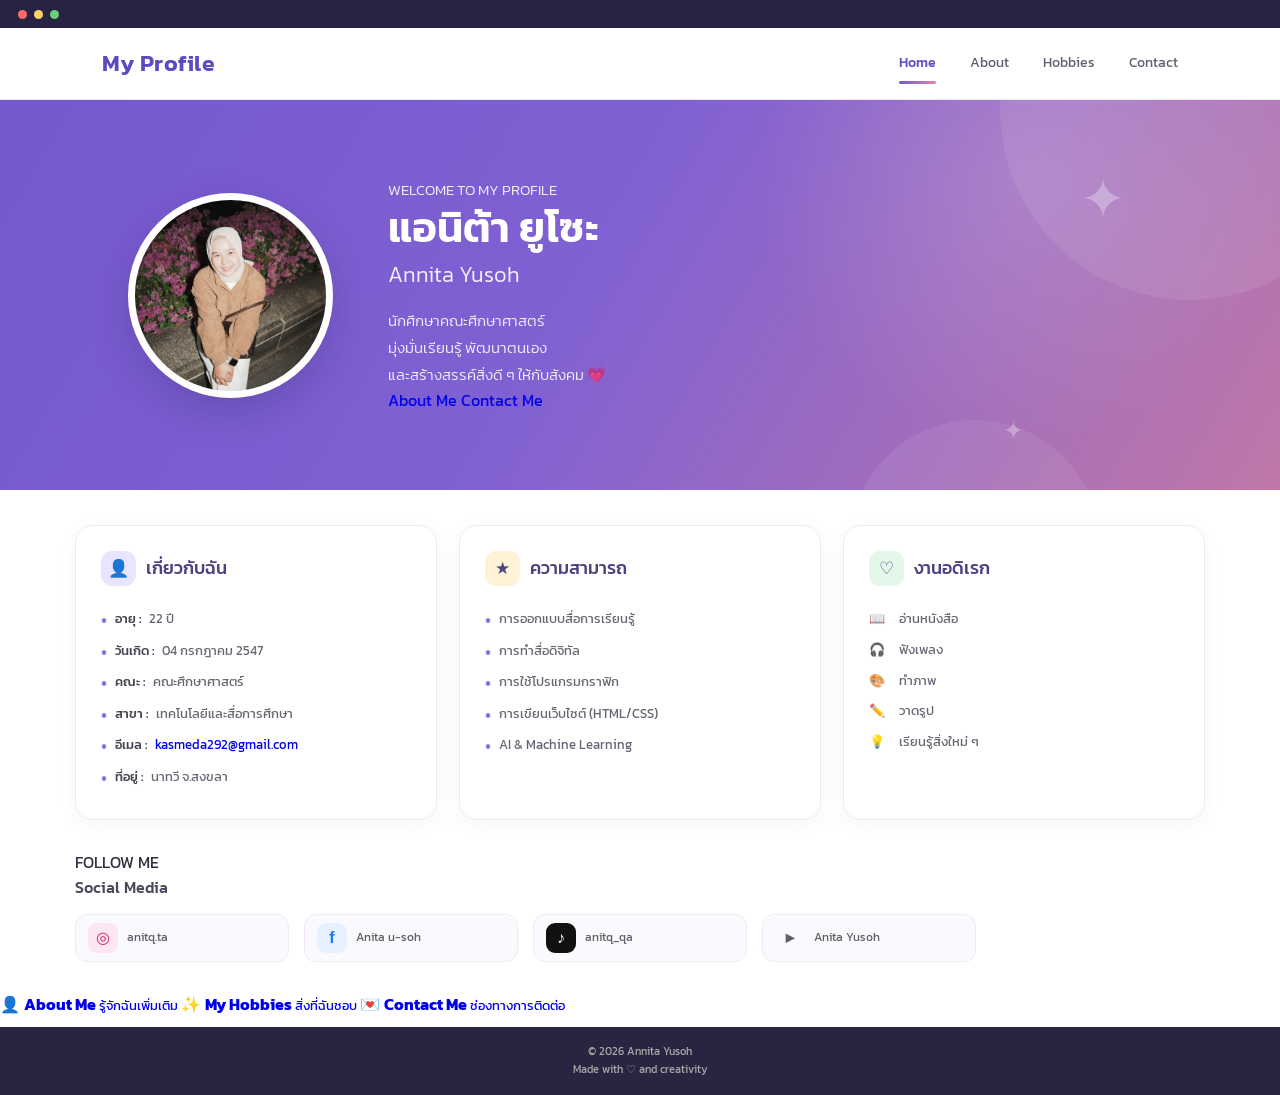
<file: index.html>
<!DOCTYPE html>
<html lang="th">

<head>
    <meta charset="UTF-8">

    <meta name="viewport" content="width=device-width, initial-scale=1.0">

    <title>My Profile - Annita Yusoh</title>

    <!-- Google Font -->
    <link rel="preconnect" href="https://fonts.googleapis.com">
    <link rel="preconnect" href="https://fonts.gstatic.com" crossorigin>

    <link
        href="https://fonts.googleapis.com/css2?family=Kanit:wght@300;400;500;600&display=swap"
        rel="stylesheet"
    >

    <!-- CSS -->
    <link rel="stylesheet" href="./style.css">
</head>


<body>

<div class="browser">


    <!-- ================= BROWSER BAR ================= -->

    <div class="browser-bar">

        <div class="dots">
            <span class="red"></span>
            <span class="yellow"></span>
            <span class="green"></span>
        </div>

    </div>



    <!-- ================= HEADER ================= -->

    <header class="header">

        <div class="logo">
            My Profile
        </div>


        <nav>

            <a href="./index.html" class="active">
                Home
            </a>

            <a href="./about.html">
                About
            </a>

            <a href="./hobbies.html">
                Hobbies
            </a>

            <a href="./contact.html">
                Contact
            </a>

        </nav>

    </header>



    <!-- ================= PROFILE ================= -->

    <main>

        <section class="profile">


            <!-- PROFILE IMAGE -->

            <div class="profile-image">

                <img
                    src="./profile.jpg"
                    alt="Annita Yusoh"
                >

            </div>



            <!-- PROFILE INFORMATION -->

            <div class="profile-info">

                <p class="profile-label">
                    WELCOME TO MY PROFILE
                </p>


                <h1>
                    แอนิต้า ยูโซะ
                </h1>


                <h2>
                    Annita Yusoh
                </h2>


                <p class="profile-description">

                    นักศึกษาคณะศึกษาศาสตร์<br>

                    มุ่งมั่นเรียนรู้ พัฒนาตนเอง<br>

                    และสร้างสรรค์สิ่งดี ๆ ให้กับสังคม 💗

                </p>



                <!-- BUTTONS -->

                <div class="profile-buttons">

                    <a
                        href="./about.html"
                        class="btn primary-btn"
                    >
                        About Me
                    </a>


                    <a
                        href="./contact.html"
                        class="btn secondary-btn"
                    >
                        Contact Me
                    </a>

                </div>

            </div>



            <!-- DECORATION -->

            <div class="sparkle sparkle-one">
                ✦
            </div>

            <div class="sparkle sparkle-two">
                ✦
            </div>

            <div class="sparkle sparkle-three">
                ✧
            </div>

        </section>



        <!-- ================= INFORMATION CARDS ================= -->

        <section class="cards">


            <!-- ABOUT -->

            <div class="card">

                <h3>

                    <span class="icon blue">
                        👤
                    </span>

                    เกี่ยวกับฉัน

                </h3>


                <ul>

                    <li>
                        <b>อายุ :</b>
                        22 ปี
                    </li>

                    <li>
                        <b>วันเกิด :</b>
                        04 กรกฎาคม 2547
                    </li>

                    <li>
                        <b>คณะ :</b>
                        คณะศึกษาศาสตร์
                    </li>

                    <li>
                        <b>สาขา :</b>
                        เทคโนโลยีและสื่อการศึกษา
                    </li>

                    <li>
                        <b>อีเมล :</b>

                        <a href="mailto:kasmeda292@gmail.com">
                            kasmeda292@gmail.com
                        </a>

                    </li>

                    <li>
                        <b>ที่อยู่ :</b>
                        นาทวี จ.สงขลา
                    </li>

                </ul>

            </div>



            <!-- SKILLS -->

            <div class="card">

                <h3>

                    <span class="icon yellow">
                        ★
                    </span>

                    ความสามารถ

                </h3>


                <ul class="skills">

                    <li>
                        การออกแบบสื่อการเรียนรู้
                    </li>

                    <li>
                        การทำสื่อดิจิทัล
                    </li>

                    <li>
                        การใช้โปรแกรมกราฟิก
                    </li>

                    <li>
                        การเขียนเว็บไซต์ (HTML/CSS)
                    </li>

                    <li>
                        AI & Machine Learning
                    </li>

                </ul>

            </div>



            <!-- HOBBIES -->

            <div class="card">

                <h3>

                    <span class="icon green">
                        ♡
                    </span>

                    งานอดิเรก

                </h3>


                <ul class="hobbies">

                    <li>
                        <span>📖</span>
                        อ่านหนังสือ
                    </li>

                    <li>
                        <span>🎧</span>
                        ฟังเพลง
                    </li>

                    <li>
                        <span>🎨</span>
                        ทำภาพ
                    </li>

                    <li>
                        <span>✏️</span>
                        วาดรูป
                    </li>

                    <li>
                        <span>💡</span>
                        เรียนรู้สิ่งใหม่ ๆ
                    </li>

                </ul>

            </div>

        </section>



        <!-- ================= SOCIAL MEDIA ================= -->

        <section class="social">

            <div class="social-heading">

                <p>
                    FOLLOW ME
                </p>

                <h3>
                    Social Media
                </h3>

            </div>


            <div class="social-list">


                <!-- INSTAGRAM -->

                <a
                    href="https://www.instagram.com/anitq.ta/"
                    class="social-item"
                    target="_blank"
                    rel="noopener noreferrer"
                >

                    <span class="social-icon instagram">
                        ◎
                    </span>

                    <span>
                        anitq.ta
                    </span>

                </a>



                <!-- FACEBOOK -->

                <a
                    href="#"
                    class="social-item"
                >

                    <span class="social-icon facebook">
                        f
                    </span>

                    <span>
                        Anita u-soh
                    </span>

                </a>



                <!-- TIKTOK -->

                <a
                    href="https://www.tiktok.com/@anitq_qa"
                    class="social-item"
                    target="_blank"
                    rel="noopener noreferrer"
                >

                    <span class="social-icon tiktok">
                        ♪
                    </span>

                    <span>
                        anitq_qa
                    </span>

                </a>



                <!-- YOUTUBE -->

                <a
                    href="https://www.youtube.com/"
                    class="social-item"
                    target="_blank"
                    rel="noopener noreferrer"
                >

                    <span class="social-icon youtube">
                        ▶
                    </span>

                    <span>
                        Anita Yusoh
                    </span>

                </a>

            </div>

        </section>



        <!-- ================= QUICK LINKS ================= -->

        <section class="quick-links">


            <!-- ABOUT -->

            <a href="./about.html">

                <span>
                    👤
                </span>

                <strong>
                    About Me
                </strong>

                <small>
                    รู้จักฉันเพิ่มเติม
                </small>

            </a>



            <!-- HOBBIES -->

            <a href="./hobbies.html">

                <span>
                    ✨
                </span>

                <strong>
                    My Hobbies
                </strong>

                <small>
                    สิ่งที่ฉันชอบ
                </small>

            </a>



            <!-- CONTACT -->

            <a href="./contact.html">

                <span>
                    💌
                </span>

                <strong>
                    Contact Me
                </strong>

                <small>
                    ช่องทางการติดต่อ
                </small>

            </a>

        </section>

    </main>



    <!-- ================= FOOTER ================= -->

    <footer>

        <p>
            © 2026 Annita Yusoh
        </p>

        <p>
            Made with ♡ and creativity
        </p>

    </footer>


</div>

</body>

</html>
</file>
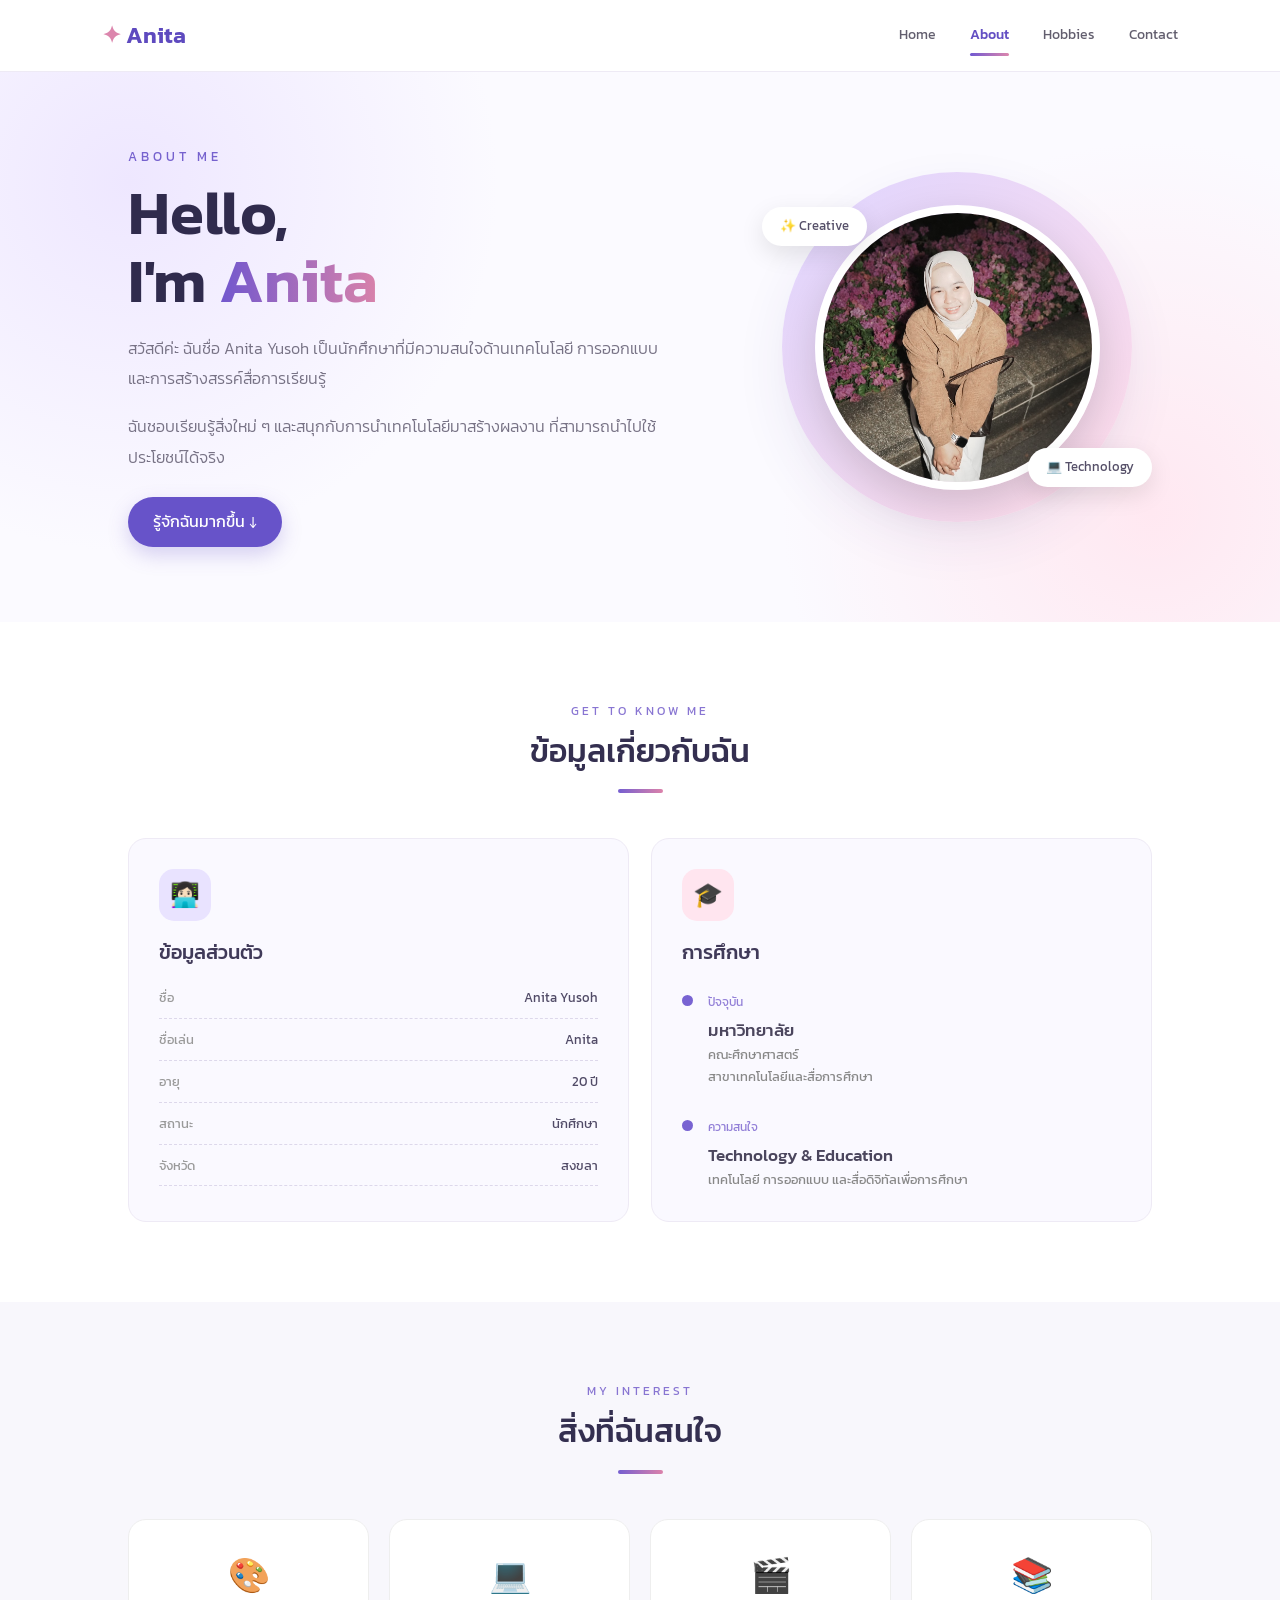
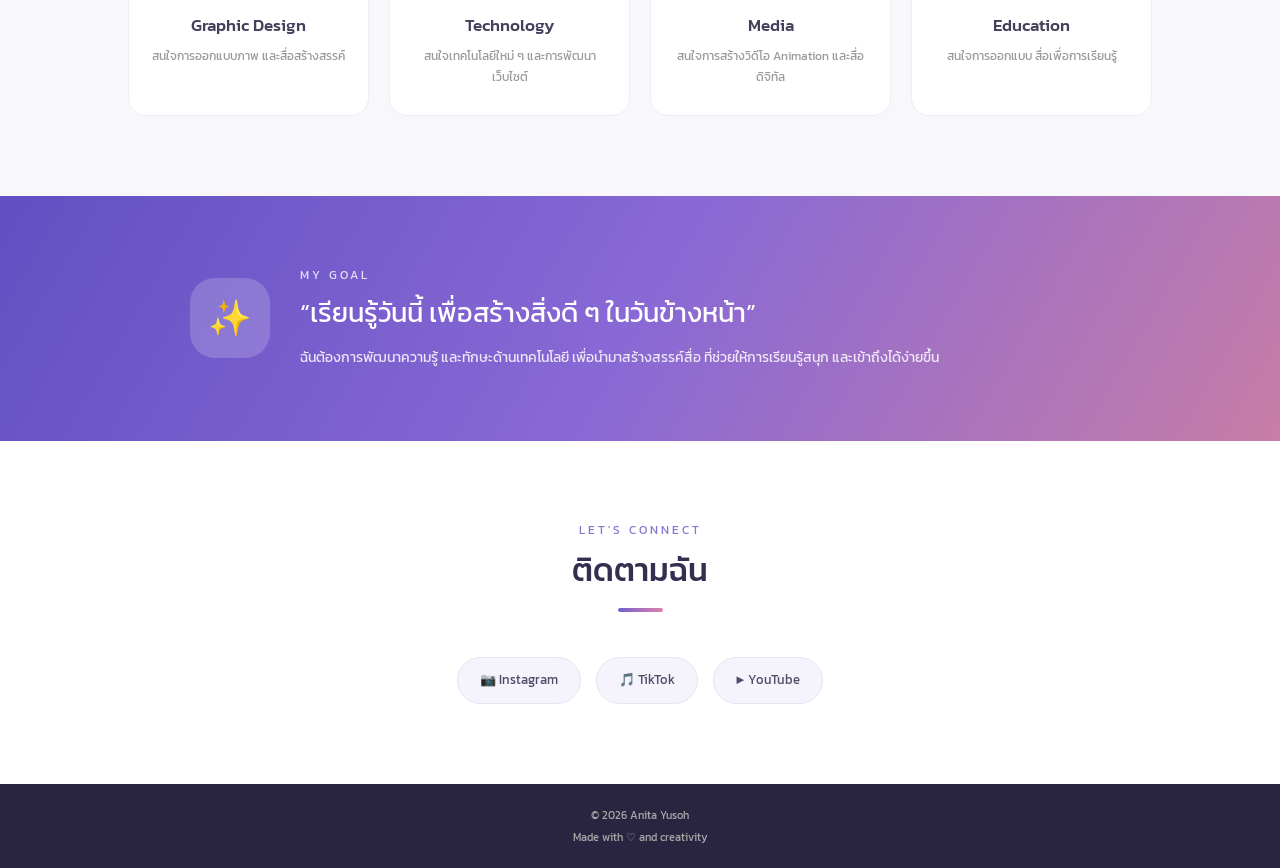
<file: about.html>
<!DOCTYPE html>
<html lang="th">

<head>
    <meta charset="UTF-8">
    <meta name="viewport" content="width=device-width, initial-scale=1.0">

    <title>About | Anita Yusoh</title>

    <!-- Google Font -->
    <link rel="preconnect" href="https://fonts.googleapis.com">
    <link rel="preconnect" href="https://fonts.gstatic.com" crossorigin>

    <link href="https://fonts.googleapis.com/css2?family=Kanit:wght@300;400;500;600&display=swap"
          rel="stylesheet">

    <!-- CSS -->
    <link rel="stylesheet" href="about.css">
</head>


<body>

    <!-- ================= HEADER ================= -->

    <header class="header">

        <div class="logo">
            <span>✦</span> Anita
        </div>

        <nav>

            <!-- เปลี่ยนหน้าได้จริง -->
            <a href="index.html">Home</a>

            <a href="about.html" class="active">About</a>

            <a href="hobbies.html">Hobbies</a>

            <a href="#contact">Contact</a>

        </nav>

    </header>


    <!-- ================= ABOUT HERO ================= -->

    <main>

        <section class="about">

            <!-- LEFT -->

            <div class="about-text">

                <p class="subtitle">
                    ABOUT ME
                </p>

                <h1>
                    Hello,
                    <br>
                    I'm <span>Anita</span>
                </h1>

                <p class="intro">

                    สวัสดีค่ะ ฉันชื่อ Anita Yusoh
                    เป็นนักศึกษาที่มีความสนใจด้านเทคโนโลยี
                    การออกแบบ และการสร้างสรรค์สื่อการเรียนรู้

                </p>

                <p class="intro">

                    ฉันชอบเรียนรู้สิ่งใหม่ ๆ
                    และสนุกกับการนำเทคโนโลยีมาสร้างผลงาน
                    ที่สามารถนำไปใช้ประโยชน์ได้จริง

                </p>

                <a href="#profile" class="button">
                    รู้จักฉันมากขึ้น ↓
                </a>

            </div>


            <!-- RIGHT -->

            <div class="about-image">

                <div class="circle"></div>

                <img src="profile.jpg"
                     alt="Anita Yusoh">

                <div class="tag tag-one">
                    ✨ Creative
                </div>

                <div class="tag tag-two">
                    💻 Technology
                </div>

            </div>

        </section>


        <!-- ================= PROFILE ================= -->

        <section class="profile" id="profile">

            <div class="section-title">

                <p>GET TO KNOW ME</p>

                <h2>ข้อมูลเกี่ยวกับฉัน</h2>

                <div class="line"></div>

            </div>


            <div class="profile-container">


                <!-- PERSONAL -->

                <div class="info-card">

                    <div class="icon">
                        👩🏻‍💻
                    </div>

                    <h3>
                        ข้อมูลส่วนตัว
                    </h3>

                    <div class="info">

                        <div>
                            <span>ชื่อ</span>
                            <strong>Anita Yusoh</strong>
                        </div>

                        <div>
                            <span>ชื่อเล่น</span>
                            <strong>Anita</strong>
                        </div>

                        <div>
                            <span>อายุ</span>
                            <strong>20 ปี</strong>
                        </div>

                        <div>
                            <span>สถานะ</span>
                            <strong>นักศึกษา</strong>
                        </div>

                        <div>
                            <span>จังหวัด</span>
                            <strong>สงขลา</strong>
                        </div>

                    </div>

                </div>


                <!-- EDUCATION -->

                <div class="info-card">

                    <div class="icon education-icon">
                        🎓
                    </div>

                    <h3>
                        การศึกษา
                    </h3>

                    <div class="education">

                        <div class="education-item">

                            <div class="dot"></div>

                            <div>

                                <small>
                                    ปัจจุบัน
                                </small>

                                <h4>
                                    มหาวิทยาลัย
                                </h4>

                                <p>
                                    คณะศึกษาศาสตร์
                                    <br>
                                    สาขาเทคโนโลยีและสื่อการศึกษา
                                </p>

                            </div>

                        </div>


                        <div class="education-item">

                            <div class="dot"></div>

                            <div>

                                <small>
                                    ความสนใจ
                                </small>

                                <h4>
                                    Technology & Education
                                </h4>

                                <p>
                                    เทคโนโลยี การออกแบบ
                                    และสื่อดิจิทัลเพื่อการศึกษา
                                </p>

                            </div>

                        </div>

                    </div>

                </div>

            </div>

        </section>


        <!-- ================= MY SKILLS ================= -->

        <section class="skills">

            <div class="section-title">

                <p>MY INTEREST</p>

                <h2>สิ่งที่ฉันสนใจ</h2>

                <div class="line"></div>

            </div>


            <div class="skill-container">

                <div class="skill-card">

                    <div>🎨</div>

                    <h3>
                        Graphic Design
                    </h3>

                    <p>
                        สนใจการออกแบบภาพ
                        และสื่อสร้างสรรค์
                    </p>

                </div>


                <div class="skill-card">

                    <div>💻</div>

                    <h3>
                        Technology
                    </h3>

                    <p>
                        สนใจเทคโนโลยีใหม่ ๆ
                        และการพัฒนาเว็บไซต์
                    </p>

                </div>


                <div class="skill-card">

                    <div>🎬</div>

                    <h3>
                        Media
                    </h3>

                    <p>
                        สนใจการสร้างวิดีโอ
                        Animation และสื่อดิจิทัล
                    </p>

                </div>


                <div class="skill-card">

                    <div>📚</div>

                    <h3>
                        Education
                    </h3>

                    <p>
                        สนใจการออกแบบ
                        สื่อเพื่อการเรียนรู้
                    </p>

                </div>

            </div>

        </section>


        <!-- ================= GOAL ================= -->

        <section class="goal">

            <div class="goal-box">

                <div class="goal-icon">
                    ✨
                </div>

                <div>

                    <p>
                        MY GOAL
                    </p>

                    <h2>
                        “เรียนรู้วันนี้
                        เพื่อสร้างสิ่งดี ๆ ในวันข้างหน้า”
                    </h2>

                    <span>
                        ฉันต้องการพัฒนาความรู้
                        และทักษะด้านเทคโนโลยี
                        เพื่อนำมาสร้างสรรค์สื่อ
                        ที่ช่วยให้การเรียนรู้สนุก
                        และเข้าถึงได้ง่ายขึ้น
                    </span>

                </div>

            </div>

        </section>


        <!-- ================= CONTACT ================= -->

        <section class="contact" id="contact">

            <div class="section-title">

                <p>LET'S CONNECT</p>

                <h2>ติดตามฉัน</h2>

                <div class="line"></div>

            </div>


            <div class="social">

                <a href="https://www.instagram.com/anitq.ta/"
                   target="_blank">

                    📷 Instagram

                </a>


                <a href="https://www.tiktok.com/@anitq_qa"
                   target="_blank">

                    🎵 TikTok

                </a>


                <a href="https://www.youtube.com/"
                   target="_blank">

                    ▶ YouTube

                </a>

            </div>

        </section>

    </main>


    <!-- ================= FOOTER ================= -->

    <footer>

        <p>
            © 2026 Anita Yusoh
        </p>

        <p>
            Made with ♡ and creativity
        </p>

    </footer>


</body>

</html>
</file>
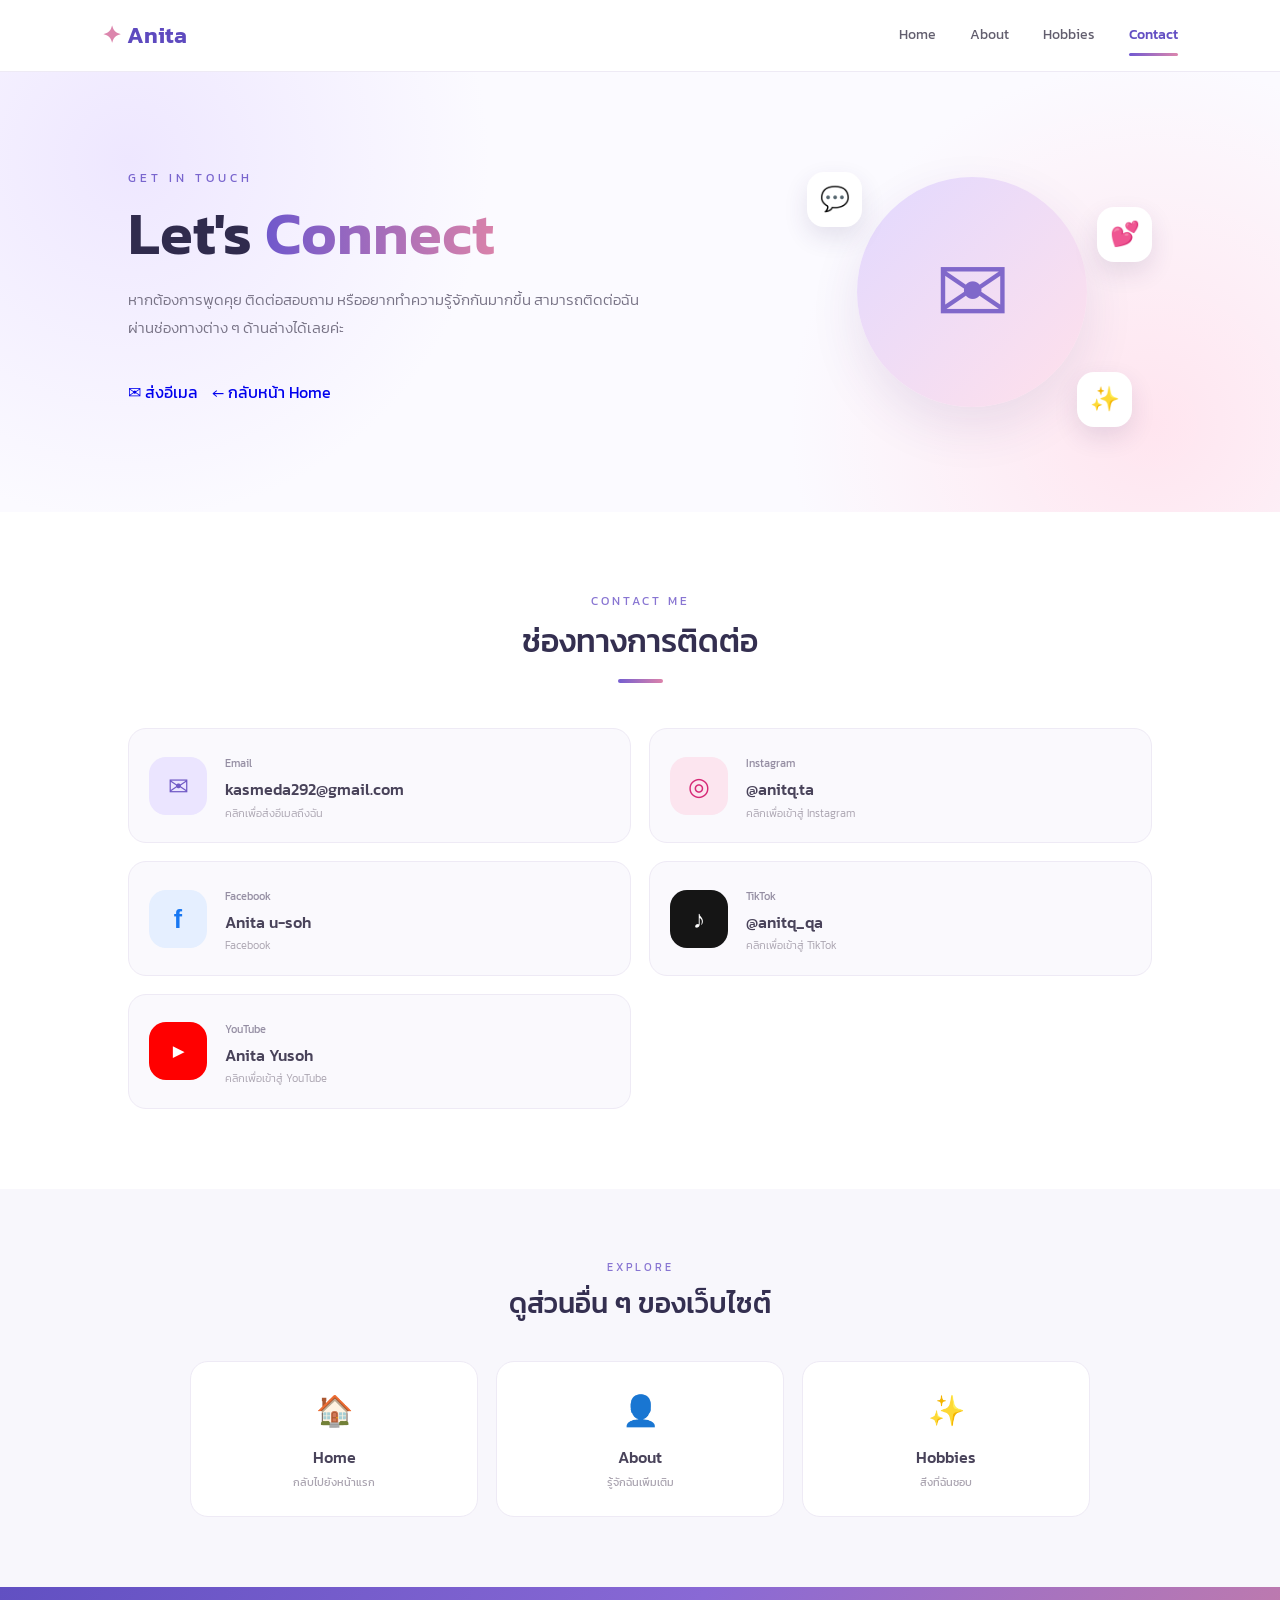
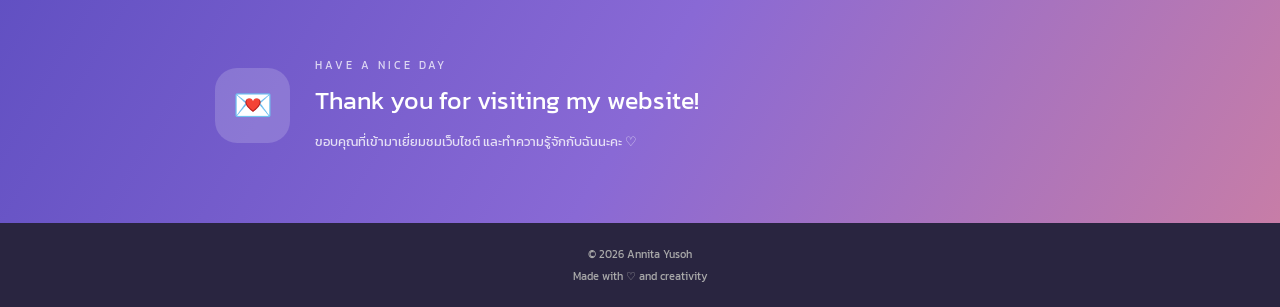
<file: contact.html>
<!DOCTYPE html>
<html lang="th">

<head>

    <meta charset="UTF-8">

    <meta name="viewport"
          content="width=device-width, initial-scale=1.0">

    <title>Contact | Anita Yusoh</title>

    <!-- Google Font -->
    <link rel="preconnect"
          href="https://fonts.googleapis.com">

    <link rel="preconnect"
          href="https://fonts.gstatic.com"
          crossorigin>

    <link
        href="https://fonts.googleapis.com/css2?family=Kanit:wght@300;400;500;600&display=swap"
        rel="stylesheet">

    <!-- Contact CSS -->
    <link rel="stylesheet"
          href="./contact.css">

</head>


<body>


<!-- ==================================================
     HEADER
================================================== -->

<header class="header">

    <!-- Logo -->

    <a href="./index.html"
       class="logo">

        <span>✦</span>
        Anita

    </a>


    <!-- Navigation -->

    <nav>

        <a href="./index.html">
            Home
        </a>

        <a href="./about.html">
            About
        </a>

        <a href="./hobbies.html">
            Hobbies
        </a>

        <a href="./contact.html"
           class="active">
            Contact
        </a>

    </nav>

</header>



<!-- ==================================================
     MAIN
================================================== -->

<main>


<!-- ==================================================
     CONTACT HERO
================================================== -->

<section class="contact-hero">


    <!-- LEFT CONTENT -->

    <div class="contact-intro">

        <p class="subtitle">
            GET IN TOUCH
        </p>


        <h1>
            Let's
            <span>Connect</span>
        </h1>


        <p class="description">

            หากต้องการพูดคุย ติดต่อสอบถาม
            หรืออยากทำความรู้จักกันมากขึ้น
            สามารถติดต่อฉันผ่านช่องทางต่าง ๆ
            ด้านล่างได้เลยค่ะ

        </p>


        <!-- Hero Buttons -->

        <div class="hero-buttons">

            <a href="mailto:kasmeda292@gmail.com"
               class="hero-btn primary">

                ✉ ส่งอีเมล

            </a>


            <a href="./index.html"
               class="hero-btn secondary">

                ← กลับหน้า Home

            </a>

        </div>

    </div>



    <!-- RIGHT DECORATION -->

    <div class="contact-decoration">


        <div class="mail-circle">
            ✉
        </div>


        <div class="small-icon icon-one">
            💬
        </div>


        <div class="small-icon icon-two">
            💕
        </div>


        <div class="small-icon icon-three">
            ✨
        </div>


    </div>


</section>



<!-- ==================================================
     CONTACT INFORMATION
================================================== -->

<section class="contact-section">


    <!-- SECTION TITLE -->

    <div class="section-title">

        <p>
            CONTACT ME
        </p>

        <h2>
            ช่องทางการติดต่อ
        </h2>

        <div class="line"></div>

    </div>



    <!-- CONTACT CARDS -->

    <div class="contact-grid">


        <!-- ================= EMAIL ================= -->

        <a href="mailto:kasmeda292@gmail.com"
           class="contact-card">

            <div class="contact-icon email">
                ✉
            </div>


            <div class="contact-content">

                <span>
                    Email
                </span>

                <h3>
                    kasmeda292@gmail.com
                </h3>

                <p>
                    คลิกเพื่อส่งอีเมลถึงฉัน
                </p>

            </div>

        </a>



        <!-- ================= INSTAGRAM ================= -->

        <a
            href="https://www.instagram.com/anitq.ta/"
            target="_blank"
            rel="noopener noreferrer"
            class="contact-card"
        >

            <div class="contact-icon instagram">
                ◎
            </div>


            <div class="contact-content">

                <span>
                    Instagram
                </span>

                <h3>
                    @anitq.ta
                </h3>

                <p>
                    คลิกเพื่อเข้าสู่ Instagram
                </p>

            </div>

        </a>



        <!-- ================= FACEBOOK ================= -->

        <a
            href="#"
            class="contact-card"
            aria-label="Facebook Anita u-soh"
        >

            <div class="contact-icon facebook">
                f
            </div>


            <div class="contact-content">

                <span>
                    Facebook
                </span>

                <h3>
                    Anita u-soh
                </h3>

                <p>
                    Facebook
                </p>

            </div>

        </a>



        <!-- ================= TIKTOK ================= -->

        <a
            href="https://www.tiktok.com/@anitq_qa"
            target="_blank"
            rel="noopener noreferrer"
            class="contact-card"
        >

            <div class="contact-icon tiktok">
                ♪
            </div>


            <div class="contact-content">

                <span>
                    TikTok
                </span>

                <h3>
                    @anitq_qa
                </h3>

                <p>
                    คลิกเพื่อเข้าสู่ TikTok
                </p>

            </div>

        </a>



        <!-- ================= YOUTUBE ================= -->

        <a
            href="https://www.youtube.com/"
            target="_blank"
            rel="noopener noreferrer"
            class="contact-card"
        >

            <div class="contact-icon youtube">
                ▶
            </div>


            <div class="contact-content">

                <span>
                    YouTube
                </span>

                <h3>
                    Anita Yusoh
                </h3>

                <p>
                    คลิกเพื่อเข้าสู่ YouTube
                </p>

            </div>

        </a>


    </div>

</section>



<!-- ==================================================
     QUICK NAVIGATION
================================================== -->

<section class="quick-navigation">


    <div class="quick-title">

        <p>
            EXPLORE
        </p>

        <h2>
            ดูส่วนอื่น ๆ ของเว็บไซต์
        </h2>

    </div>



    <div class="quick-grid">


        <!-- HOME -->

        <a href="./index.html"
           class="quick-card">

            <span class="quick-icon">
                🏠
            </span>

            <strong>
                Home
            </strong>

            <small>
                กลับไปยังหน้าแรก
            </small>

        </a>



        <!-- ABOUT -->

        <a href="./about.html"
           class="quick-card">

            <span class="quick-icon">
                👤
            </span>

            <strong>
                About
            </strong>

            <small>
                รู้จักฉันเพิ่มเติม
            </small>

        </a>



        <!-- HOBBIES -->

        <a href="./hobbies.html"
           class="quick-card">

            <span class="quick-icon">
                ✨
            </span>

            <strong>
                Hobbies
            </strong>

            <small>
                สิ่งที่ฉันชอบ
            </small>

        </a>


    </div>

</section>



<!-- ==================================================
     THANK YOU
================================================== -->

<section class="message">

    <div class="message-box">


        <div class="message-icon">
            💌
        </div>


        <div class="message-text">

            <p>
                HAVE A NICE DAY
            </p>


            <h2>
                Thank you for visiting my website!
            </h2>


            <span>
                ขอบคุณที่เข้ามาเยี่ยมชมเว็บไซต์
                และทำความรู้จักกับฉันนะคะ ♡
            </span>

        </div>


    </div>

</section>


</main>



<!-- ==================================================
     FOOTER
================================================== -->

<footer>

    <p>
        © 2026 Annita Yusoh
    </p>

    <p>
        Made with ♡ and creativity
    </p>

</footer>


</body>

</html>
</file>
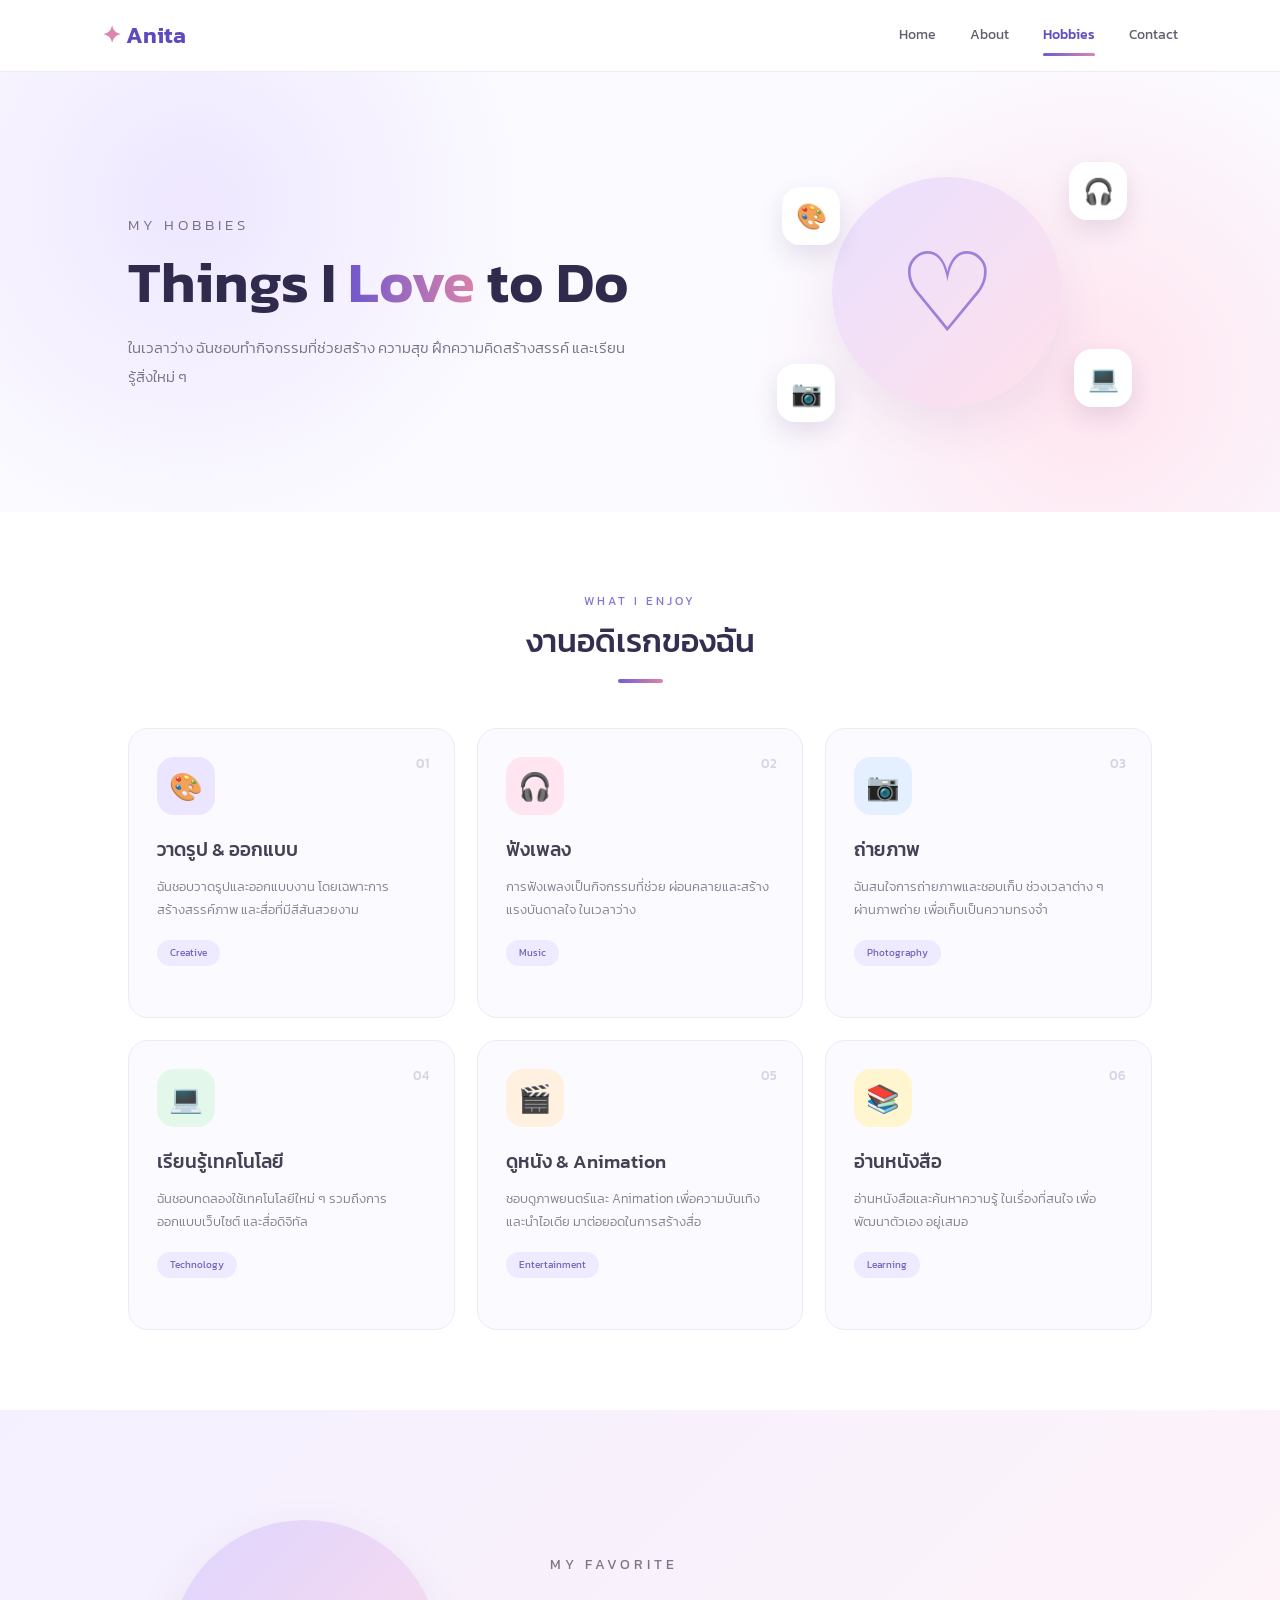
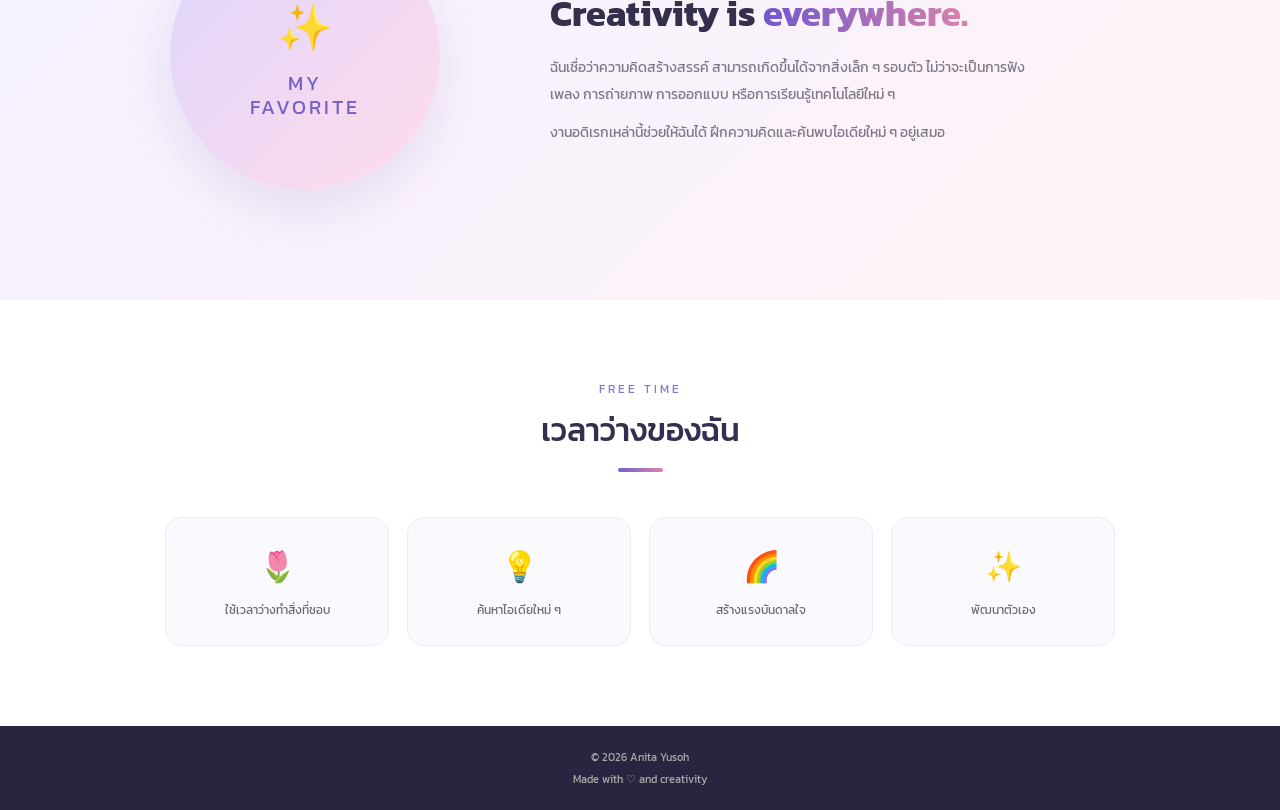
<file: hobbies.html>
<!DOCTYPE html>
<html lang="th">

<head>
    <meta charset="UTF-8">

    <meta name="viewport"
          content="width=device-width, initial-scale=1.0">

    <title>Hobbies | Anita Yusoh</title>

    <!-- Google Font -->
    <link rel="preconnect"
          href="https://fonts.googleapis.com">

    <link rel="preconnect"
          href="https://fonts.gstatic.com"
          crossorigin>

    <link href="https://fonts.googleapis.com/css2?family=Kanit:wght@300;400;500;600&display=swap"
          rel="stylesheet">

    <!-- CSS -->
    <link rel="stylesheet"
          href="hobbies.css">
</head>


<body>


<!-- ================= HEADER ================= -->

<header class="header">

    <div class="logo">
        <span>✦</span> Anita
    </div>


    <nav>

        <a href="index.html">
            Home
        </a>

        <a href="about.html">
            About
        </a>

        <a href="hobbies.html"
           class="active">
            Hobbies
        </a>

        <a href="about.html#contact">
            Contact
        </a>

    </nav>

</header>



<!-- ================= HERO ================= -->

<section class="hobbies-hero">

    <div class="hero-content">

        <p class="subtitle">
            MY HOBBIES
        </p>

        <h1>
            Things I
            <span>Love</span>
            to Do
        </h1>

        <p>
            ในเวลาว่าง ฉันชอบทำกิจกรรมที่ช่วยสร้าง
            ความสุข ฝึกความคิดสร้างสรรค์
            และเรียนรู้สิ่งใหม่ ๆ
        </p>

    </div>


    <div class="hero-decoration">

        <div class="floating-icon icon-1">
            🎨
        </div>

        <div class="floating-icon icon-2">
            🎧
        </div>

        <div class="floating-icon icon-3">
            📷
        </div>

        <div class="floating-icon icon-4">
            💻
        </div>

        <div class="big-heart">
            ♡
        </div>

    </div>

</section>



<!-- ================= HOBBY CARDS ================= -->

<section class="hobbies">

    <div class="section-title">

        <p>
            WHAT I ENJOY
        </p>

        <h2>
            งานอดิเรกของฉัน
        </h2>

        <div class="line"></div>

    </div>



    <div class="hobby-grid">


        <!-- CARD 1 -->

        <div class="hobby-card">

            <div class="hobby-icon purple">
                🎨
            </div>

            <div class="hobby-number">
                01
            </div>

            <h3>
                วาดรูป & ออกแบบ
            </h3>

            <p>
                ฉันชอบวาดรูปและออกแบบงาน
                โดยเฉพาะการสร้างสรรค์ภาพ
                และสื่อที่มีสีสันสวยงาม
            </p>

            <div class="hobby-tag">
                Creative
            </div>

        </div>



        <!-- CARD 2 -->

        <div class="hobby-card">

            <div class="hobby-icon pink">
                🎧
            </div>

            <div class="hobby-number">
                02
            </div>

            <h3>
                ฟังเพลง
            </h3>

            <p>
                การฟังเพลงเป็นกิจกรรมที่ช่วย
                ผ่อนคลายและสร้างแรงบันดาลใจ
                ในเวลาว่าง
            </p>

            <div class="hobby-tag">
                Music
            </div>

        </div>



        <!-- CARD 3 -->

        <div class="hobby-card">

            <div class="hobby-icon blue">
                📷
            </div>

            <div class="hobby-number">
                03
            </div>

            <h3>
                ถ่ายภาพ
            </h3>

            <p>
                ฉันสนใจการถ่ายภาพและชอบเก็บ
                ช่วงเวลาต่าง ๆ ผ่านภาพถ่าย
                เพื่อเก็บเป็นความทรงจำ
            </p>

            <div class="hobby-tag">
                Photography
            </div>

        </div>



        <!-- CARD 4 -->

        <div class="hobby-card">

            <div class="hobby-icon green">
                💻
            </div>

            <div class="hobby-number">
                04
            </div>

            <h3>
                เรียนรู้เทคโนโลยี
            </h3>

            <p>
                ฉันชอบทดลองใช้เทคโนโลยีใหม่ ๆ
                รวมถึงการออกแบบเว็บไซต์
                และสื่อดิจิทัล
            </p>

            <div class="hobby-tag">
                Technology
            </div>

        </div>



        <!-- CARD 5 -->

        <div class="hobby-card">

            <div class="hobby-icon orange">
                🎬
            </div>

            <div class="hobby-number">
                05
            </div>

            <h3>
                ดูหนัง & Animation
            </h3>

            <p>
                ชอบดูภาพยนตร์และ Animation
                เพื่อความบันเทิงและนำไอเดีย
                มาต่อยอดในการสร้างสื่อ
            </p>

            <div class="hobby-tag">
                Entertainment
            </div>

        </div>



        <!-- CARD 6 -->

        <div class="hobby-card">

            <div class="hobby-icon yellow">
                📚
            </div>

            <div class="hobby-number">
                06
            </div>

            <h3>
                อ่านหนังสือ
            </h3>

            <p>
                อ่านหนังสือและค้นหาความรู้
                ในเรื่องที่สนใจ เพื่อพัฒนาตัวเอง
                อยู่เสมอ
            </p>

            <div class="hobby-tag">
                Learning
            </div>

        </div>

    </div>

</section>



<!-- ================= FAVORITE ================= -->

<section class="favorite">

    <div class="favorite-container">


        <div class="favorite-image">

            <div class="image-circle">

                <span>
                    ✨
                </span>

                <div class="circle-text">
                    MY
                    <br>
                    FAVORITE
                </div>

            </div>

        </div>



        <div class="favorite-content">

            <p class="subtitle">
                MY FAVORITE
            </p>

            <h2>
                Creativity is
                <span>
                    everywhere.
                </span>
            </h2>

            <p>
                ฉันเชื่อว่าความคิดสร้างสรรค์
                สามารถเกิดขึ้นได้จากสิ่งเล็ก ๆ
                รอบตัว ไม่ว่าจะเป็นการฟังเพลง
                การถ่ายภาพ การออกแบบ
                หรือการเรียนรู้เทคโนโลยีใหม่ ๆ
            </p>

            <p>
                งานอดิเรกเหล่านี้ช่วยให้ฉันได้
                ฝึกความคิดและค้นพบไอเดียใหม่ ๆ
                อยู่เสมอ
            </p>

        </div>

    </div>

</section>



<!-- ================= ACTIVITY ================= -->

<section class="activity">

    <div class="section-title">

        <p>
            FREE TIME
        </p>

        <h2>
            เวลาว่างของฉัน
        </h2>

        <div class="line"></div>

    </div>


    <div class="activity-box">

        <div class="activity-item">

            <span>
                🌷
            </span>

            <p>
                ใช้เวลาว่างทำสิ่งที่ชอบ
            </p>

        </div>


        <div class="activity-item">

            <span>
                💡
            </span>

            <p>
                ค้นหาไอเดียใหม่ ๆ
            </p>

        </div>


        <div class="activity-item">

            <span>
                🌈
            </span>

            <p>
                สร้างแรงบันดาลใจ
            </p>

        </div>


        <div class="activity-item">

            <span>
                ✨
            </span>

            <p>
                พัฒนาตัวเอง
            </p>

        </div>

    </div>

</section>



<!-- ================= FOOTER ================= -->

<footer>

    <p>
        © 2026 Anita Yusoh
    </p>

    <p>
        Made with ♡ and creativity
    </p>

</footer>


</body>

</html>
</file>
<file: style.css>
/* =====================================================
   HOME PAGE - STYLE.CSS
   Theme : Purple / Pink / White
===================================================== */


/* ================= RESET ================= */

* {
    margin: 0;
    padding: 0;
    box-sizing: border-box;
}

html {
    scroll-behavior: smooth;
}

body {
    font-family: "Kanit", sans-serif;
    background: #f7f6fb;
    color: #302d3d;
    line-height: 1.6;
}

img {
    max-width: 100%;
    display: block;
}

a {
    text-decoration: none;
}


/* ================= BROWSER ================= */

.browser {
    width: 100%;
    min-height: 100vh;
    background: #ffffff;
    overflow: hidden;
}


/* ================= BROWSER BAR ================= */

.browser-bar {
    height: 28px;

    display: flex;
    align-items: center;

    padding-left: 18px;

    background: #272342;
}

.dots {
    display: flex;
    gap: 7px;
}

.dots span {
    width: 9px;
    height: 9px;

    display: block;

    border-radius: 50%;
}

.dots .red {
    background: #ff6b6b;
}

.dots .yellow {
    background: #ffd166;
}

.dots .green {
    background: #66d17a;
}


/* ================= HEADER ================= */

.header {
    height: 72px;

    padding: 0 8%;

    display: flex;
    align-items: center;
    justify-content: space-between;

    background: rgba(255, 255, 255, 0.97);

    border-bottom: 1px solid #eeeaf5;

    position: sticky;
    top: 0;

    z-index: 1000;
}


/* LOGO */

.logo {
    color: #5e4abf;

    font-size: 23px;

    font-weight: 600;

    letter-spacing: 0.5px;
}

.logo span {
    color: #dc86ad;
}


/* NAVIGATION */

.header nav {
    display: flex;
    align-items: center;

    gap: 34px;
}

.header nav a {
    position: relative;

    color: #625e6e;

    font-size: 14px;

    transition: all 0.3s ease;
}

.header nav a:hover {
    color: #634fc3;
}

.header nav a.active {
    color: #634fc3;
    font-weight: 500;
}

.header nav a.active::after {
    content: "";

    position: absolute;

    left: 0;
    bottom: -9px;

    width: 100%;
    height: 3px;

    border-radius: 10px;

    background: linear-gradient(
        90deg,
        #7159d1,
        #dc86ad
    );
}


/* ================= HOME HERO ================= */

.profile {
    min-height: 390px;

    padding: 55px 10%;

    display: flex;
    align-items: center;

    position: relative;

    overflow: hidden;

    color: white;

    background:
        radial-gradient(
            circle at 80% 20%,
            rgba(255,255,255,0.15),
            transparent 25%
        ),

        linear-gradient(
            120deg,
            #7558ce,
            #8061d3 45%,
            #bf78a8
        );
}


/* Decorative circle */

.profile::before {
    content: "";

    position: absolute;

    width: 380px;
    height: 380px;

    right: -100px;
    top: -180px;

    border-radius: 50%;

    background: rgba(255,255,255,0.08);
}

.profile::after {
    content: "";

    position: absolute;

    width: 250px;
    height: 250px;

    right: 180px;
    bottom: -180px;

    border-radius: 50%;

    background: rgba(255,255,255,0.07);
}


/* PROFILE IMAGE */

.profile-image {
    width: 205px;
    height: 205px;

    padding: 7px;

    flex-shrink: 0;

    border-radius: 50%;

    background: white;

    box-shadow:
        0 15px 40px rgba(30, 20, 70, 0.2);

    position: relative;

    z-index: 2;
}

.profile-image img {
    width: 100%;
    height: 100%;

    object-fit: cover;

    border-radius: 50%;
}


/* PROFILE TEXT */

.profile-info {
    margin-left: 55px;

    position: relative;

    z-index: 2;
}

.profile-info h1 {
    font-size: 42px;

    line-height: 1.2;

    font-weight: 600;

    margin-bottom: 3px;
}

.profile-info h2 {
    font-size: 22px;

    font-weight: 300;

    opacity: 0.9;

    margin-bottom: 15px;
}

.profile-info p {
    max-width: 500px;

    font-size: 15px;

    line-height: 1.8;

    font-weight: 300;

    opacity: 0.9;
}


/* Stars */

.sparkle {
    position: absolute;

    color: rgba(255,255,255,0.3);

    z-index: 1;
}

.sparkle-one {
    right: 12%;
    top: 55px;

    font-size: 55px;
}

.sparkle-two {
    right: 20%;
    bottom: 40px;

    font-size: 25px;
}


/* ================= CARDS ================= */

.cards {
    max-width: 1200px;

    margin: auto;

    padding: 35px 35px 20px;

    display: grid;

    grid-template-columns:
        repeat(3, 1fr);

    gap: 22px;
}


/* CARD */

.card {
    padding: 25px;

    min-height: 235px;

    background: white;

    border: 1px solid #eeeaf4;

    border-radius: 18px;

    box-shadow:
        0 5px 20px rgba(55, 40, 100, 0.04);

    transition: all 0.3s ease;
}

.card:hover {
    transform: translateY(-6px);

    box-shadow:
        0 15px 35px rgba(65, 50, 120, 0.1);
}


/* CARD TITLE */

.card h3 {
    display: flex;
    align-items: center;

    gap: 10px;

    margin-bottom: 18px;

    color: #4c4380;

    font-size: 18px;

    font-weight: 500;
}


/* ICON */

.icon {
    width: 35px;
    height: 35px;

    display: flex;
    align-items: center;
    justify-content: center;

    border-radius: 11px;

    font-size: 17px;
}

.icon.blue {
    background: #e9e5ff;
}

.icon.yellow {
    background: #fff2d5;
}

.icon.green {
    background: #e3f7eb;
}


/* LIST */

.card ul {
    list-style: none;
}

.card li {
    display: flex;

    align-items: flex-start;

    gap: 8px;

    padding: 5px 0;

    color: #686474;

    font-size: 13px;
}

.card li::before {
    content: "•";

    color: #8b76d7;

    font-size: 18px;

    line-height: 1.2;
}

.card li b {
    color: #474254;

    font-weight: 500;
}


/* HOBBIES */

.hobbies li::before {
    display: none;
}

.hobbies li span {
    width: 22px;

    flex-shrink: 0;
}


/* ================= SOCIAL ================= */

.social {
    max-width: 1200px;

    margin: auto;

    padding: 10px 35px 30px;
}

.social h3 {
    margin-bottom: 13px;

    color: #4d475b;

    font-size: 16px;

    font-weight: 500;
}

.social-list {
    display: grid;

    grid-template-columns:
        repeat(5, 1fr);

    gap: 15px;
}

.social-item {
    min-height: 48px;

    display: flex;

    align-items: center;

    gap: 9px;

    padding: 8px 12px;

    border-radius: 12px;

    background: #faf9fd;

    border: 1px solid #eeeaf5;

    color: #625d6d;

    font-size: 12px;

    transition: all 0.3s ease;
}

.social-item:hover {
    transform: translateY(-3px);

    background: #f3f0ff;

    border-color: #dcd4f5;

    color: #5d4ac0;
}


/* SOCIAL ICON */

.social-icon {
    width: 30px;
    height: 30px;

    display: flex;

    align-items: center;
    justify-content: center;

    flex-shrink: 0;

    border-radius: 9px;

    font-size: 16px;
}


/* INSTAGRAM */

.instagram {
    color: #d62976;

    background: #fce6f0;
}


/* FACEBOOK */

.facebook {
    color: #1877f2;

    background: #e7f0ff;

    font-family: Arial, sans-serif;

    font-weight: bold;
}


/* TIKTOK */

.tiktok {
    color: white;

    background: #111;
}


/* YOUTUBE */

.Youtube {
    color: white;

    background: #ff0000;

    font-size: 14px;
}


/* GITHUB */

.github {
    color: white;

    background: #242424;
}


/* ================= FOOTER ================= */

footer {
    margin-top: 10px;

    padding: 16px;

    text-align: center;

    color: #aaa;

    background: #292540;

    font-size: 11px;
}


/* ================= RESPONSIVE ================= */

@media (max-width: 900px) {

    .header {
        padding: 0 5%;
    }

    .profile {
        padding: 45px 6%;
    }

    .cards {
        grid-template-columns: 1fr 1fr;

        padding-left: 20px;
        padding-right: 20px;
    }

    .social {
        padding-left: 20px;
        padding-right: 20px;
    }

    .social-list {
        grid-template-columns:
            repeat(3, 1fr);
    }

}


@media (max-width: 700px) {

    .header {
        height: auto;

        padding: 15px 5%;

        flex-direction: column;

        gap: 12px;
    }

    .header nav {
        gap: 20px;
    }

    .profile {
        flex-direction: column;

        text-align: center;

        padding: 45px 20px;
    }

    .profile-image {
        width: 160px;
        height: 160px;
    }

    .profile-info {
        margin-left: 0;

        margin-top: 25px;
    }

    .profile-info h1 {
        font-size: 34px;
    }

    .profile-info h2 {
        font-size: 19px;
    }

    .profile-info p {
        font-size: 13px;
    }

    .cards {
        grid-template-columns: 1fr;
    }

    .social-list {
        grid-template-columns: 1fr 1fr;
    }

}


@media (max-width: 480px) {

    .header nav {
        gap: 14px;
    }

    .header nav a {
        font-size: 12px;
    }

    .profile-info h1 {
        font-size: 29px;
    }

    .social-list {
        grid-template-columns: 1fr;
    }

}
</file>
<file: about.css>
/* =====================================================
   ABOUT PAGE - ABOUT.CSS
   ใช้ธีมเดียวกับ Home
===================================================== */


/* ================= RESET ================= */

* {
    margin: 0;
    padding: 0;
    box-sizing: border-box;
}

html {
    scroll-behavior: smooth;
}

body {
    font-family: "Kanit", sans-serif;

    background: #f8f7fc;

    color: #302d3d;

    line-height: 1.6;
}

a {
    text-decoration: none;
}


/* ================= HEADER ================= */

.header {
    height: 72px;

    padding: 0 8%;

    display: flex;

    align-items: center;

    justify-content: space-between;

    background: rgba(255,255,255,0.97);

    border-bottom: 1px solid #eeeaf5;

    position: sticky;

    top: 0;

    z-index: 1000;
}


/* LOGO */

.logo {
    color: #5e4abf;

    font-size: 23px;

    font-weight: 600;
}

.logo span {
    color: #dc86ad;
}


/* NAV */

.header nav {
    display: flex;

    gap: 34px;
}

.header nav a {
    position: relative;

    color: #625e6e;

    font-size: 14px;

    transition: 0.3s;
}

.header nav a:hover {
    color: #634fc3;
}

.header nav a.active {
    color: #634fc3;

    font-weight: 500;
}

.header nav a.active::after {
    content: "";

    position: absolute;

    left: 0;

    bottom: -9px;

    width: 100%;

    height: 3px;

    border-radius: 10px;

    background:
        linear-gradient(
            90deg,
            #7159d1,
            #dc86ad
        );
}


/* ================= ABOUT HERO ================= */

.about {
    min-height: 550px;

    padding: 70px 10%;

    display: flex;

    align-items: center;

    justify-content: space-between;

    overflow: hidden;

    background:

        radial-gradient(
            circle at 10% 20%,
            #eee7ff,
            transparent 30%
        ),

        radial-gradient(
            circle at 90% 80%,
            #ffe8f1,
            transparent 30%
        ),

        #fbfaff;
}


/* TEXT */

.about-text {
    width: 52%;
}

.subtitle {
    color: #7662ce;

    font-size: 13px;

    letter-spacing: 4px;

    margin-bottom: 10px;
}

.about-text h1 {
    color: #302b4d;

    font-size: 62px;

    line-height: 1.1;

    font-weight: 600;
}

.about-text h1 span {
    background:
        linear-gradient(
            90deg,
            #7157ce,
            #d982aa
        );

    -webkit-background-clip: text;

    -webkit-text-fill-color: transparent;
}

.intro {
    max-width: 560px;

    margin-top: 18px;

    color: #777285;

    font-size: 16px;

    line-height: 1.9;

    font-weight: 300;
}


/* BUTTON */

.button {
    display: inline-block;

    margin-top: 25px;

    padding: 12px 25px;

    border-radius: 30px;

    color: white;

    background: #6753c9;

    box-shadow:
        0 8px 20px rgba(103,83,201,0.25);

    transition: 0.3s;
}

.button:hover {
    transform: translateY(-4px);

    box-shadow:
        0 12px 25px rgba(103,83,201,0.35);
}


/* ================= ABOUT IMAGE ================= */

.about-image {
    width: 390px;

    height: 390px;

    position: relative;

    display: flex;

    align-items: center;

    justify-content: center;
}

.circle {
    position: absolute;

    width: 350px;

    height: 350px;

    border-radius: 50%;

    background:
        linear-gradient(
            135deg,
            #dfd5ff,
            #ffdce9
        );

    box-shadow:
        0 20px 50px rgba(70,50,130,0.08);
}

.about-image img {
    position: relative;

    z-index: 2;

    width: 285px;

    height: 285px;

    object-fit: cover;

    border-radius: 50%;

    border: 8px solid white;

    box-shadow:
        0 15px 40px rgba(0,0,0,0.15);
}


/* FLOATING TAG */

.tag {
    position: absolute;

    z-index: 5;

    padding: 9px 18px;

    background: white;

    border-radius: 25px;

    color: #554f68;

    font-size: 13px;

    box-shadow:
        0 8px 25px rgba(0,0,0,0.1);
}

.tag-one {
    top: 55px;

    left: 0;
}

.tag-two {
    right: 0;

    bottom: 55px;
}


/* ================= SECTION TITLE ================= */

.section-title {
    text-align: center;

    margin-bottom: 45px;
}

.section-title p {
    color: #8875d2;

    font-size: 12px;

    letter-spacing: 3px;
}

.section-title h2 {
    margin-top: 5px;

    color: #342f50;

    font-size: 32px;

    font-weight: 500;
}

.line {
    width: 45px;

    height: 4px;

    margin: 12px auto 0;

    border-radius: 10px;

    background:
        linear-gradient(
            90deg,
            #755ed0,
            #dc82aa
        );
}


/* ================= PROFILE ================= */

.profile {
    padding: 80px 10%;

    background: white;
}

.profile-container {
    display: grid;

    grid-template-columns: 1fr 1fr;

    gap: 22px;
}


/* INFO CARD */

.info-card {
    padding: 30px;

    border-radius: 18px;

    background: #faf9ff;

    border: 1px solid #eeeaf5;

    transition: 0.3s;
}

.info-card:hover {
    transform: translateY(-5px);

    box-shadow:
        0 15px 35px rgba(65,50,120,0.08);
}


/* ICON */

.icon {
    width: 52px;

    height: 52px;

    display: flex;

    align-items: center;

    justify-content: center;

    border-radius: 15px;

    background: #e9e3ff;

    font-size: 24px;

    margin-bottom: 15px;
}

.education-icon {
    background: #ffe5ef;
}

.info-card h3 {
    margin-bottom: 20px;

    color: #403a59;

    font-size: 20px;

    font-weight: 500;
}


/* PERSONAL INFO */

.info {
    display: flex;

    flex-direction: column;

    gap: 11px;
}

.info div {
    display: flex;

    justify-content: space-between;

    padding-bottom: 9px;

    border-bottom: 1px dashed #ddd8eb;
}

.info span {
    color: #999;

    font-size: 13px;
}

.info strong {
    color: #514b67;

    font-size: 13px;

    font-weight: 400;
}


/* ================= EDUCATION ================= */

.education {
    display: flex;

    flex-direction: column;

    gap: 25px;
}

.education-item {
    display: flex;

    gap: 15px;
}

.dot {
    width: 11px;

    height: 11px;

    margin-top: 7px;

    border-radius: 50%;

    background: #7863d2;

    flex-shrink: 0;
}

.education-item small {
    color: #917ed7;

    font-size: 12px;
}

.education-item h4 {
    margin-top: 3px;

    color: #4b465d;

    font-size: 17px;

    font-weight: 500;
}

.education-item p {
    color: #888;

    font-size: 13px;

    line-height: 1.7;
}


/* ================= SKILLS ================= */

.skills {
    padding: 80px 10%;

    background: #f8f7fc;
}

.skill-container {
    display: grid;

    grid-template-columns:
        repeat(4, 1fr);

    gap: 20px;
}

.skill-card {
    padding: 28px 20px;

    text-align: center;

    background: white;

    border-radius: 18px;

    border: 1px solid #eee;

    transition: 0.3s;
}

.skill-card:hover {
    transform: translateY(-7px);

    box-shadow:
        0 15px 30px rgba(60,50,120,0.08);
}

.skill-card div {
    font-size: 34px;

    margin-bottom: 10px;
}

.skill-card h3 {
    color: #46405c;

    font-size: 17px;

    font-weight: 500;
}

.skill-card p {
    margin-top: 7px;

    color: #999;

    font-size: 12px;

    line-height: 1.7;
}


/* ================= GOAL ================= */

.goal {
    padding: 70px 10%;

    color: white;

    background:
        linear-gradient(
            120deg,
            #6150c2,
            #8969d5,
            #c77da7
        );
}

.goal-box {
    max-width: 900px;

    margin: auto;

    display: flex;

    align-items: center;

    gap: 30px;
}

.goal-icon {
    width: 80px;

    height: 80px;

    display: flex;

    align-items: center;

    justify-content: center;

    flex-shrink: 0;

    border-radius: 25px;

    background: rgba(255,255,255,0.18);

    font-size: 35px;
}

.goal-box p {
    font-size: 12px;

    letter-spacing: 3px;

    opacity: 0.8;
}

.goal-box h2 {
    margin: 6px 0 10px;

    font-size: 27px;

    font-weight: 400;
}

.goal-box span {
    font-size: 14px;

    line-height: 1.8;

    opacity: 0.85;
}


/* ================= CONTACT ================= */

.contact {
    padding: 80px 10%;

    background: white;
}

.social {
    display: flex;

    justify-content: center;

    flex-wrap: wrap;

    gap: 15px;
}

.social a {
    padding: 12px 22px;

    border-radius: 30px;

    background: #f5f3fc;

    border: 1px solid #e7e3f3;

    color: #514a69;

    font-size: 13px;

    transition: 0.3s;
}

.social a:hover {
    color: white;

    background: #6652c8;

    transform: translateY(-3px);
}


/* ================= FOOTER ================= */

footer {
    padding: 20px;

    text-align: center;

    background: #292540;

    color: #aaa;

    font-size: 11px;

    line-height: 2;
}


/* ================= RESPONSIVE ================= */

@media (max-width: 900px) {

    .header {
        padding: 0 5%;
    }

    .about {
        padding: 60px 6%;
    }

    .about-text h1 {
        font-size: 48px;
    }

    .about-image {
        width: 320px;

        height: 320px;
    }

    .circle {
        width: 285px;

        height: 285px;
    }

    .about-image img {
        width: 235px;

        height: 235px;
    }

    .skill-container {
        grid-template-columns:
            repeat(2, 1fr);
    }

}


@media (max-width: 700px) {

    .header {
        height: auto;

        padding: 15px 5%;

        flex-direction: column;

        gap: 12px;
    }

    .header nav {
        gap: 20px;
    }

    .about {
        flex-direction: column;

        text-align: center;

        gap: 40px;
    }

    .about-text {
        width: 100%;
    }

    .intro {
        margin-left: auto;

        margin-right: auto;
    }

    .profile-container {
        grid-template-columns: 1fr;
    }

    .goal-box {
        flex-direction: column;

        text-align: center;
    }

}


@media (max-width: 480px) {

    .header nav {
        gap: 13px;
    }

    .header nav a {
        font-size: 12px;
    }

    .about-text h1 {
        font-size: 38px;
    }

    .about-image {
        width: 280px;

        height: 280px;
    }

    .circle {
        width: 245px;

        height: 245px;
    }

    .about-image img {
        width: 205px;

        height: 205px;
    }

    .skill-container {
        grid-template-columns: 1fr;
    }

    .goal-box h2 {
        font-size: 22px;
    }

}
</file>
<file: contact.css>
/* =====================================================
   CONTACT PAGE
===================================================== */


/* ================= RESET ================= */

* {
    margin: 0;
    padding: 0;
    box-sizing: border-box;
}

html {
    scroll-behavior: smooth;
}

body {
    font-family: "Kanit", sans-serif;

    background: #f8f7fc;

    color: #302d3d;

    line-height: 1.6;
}

a {
    text-decoration: none;
}


/* ================= HEADER ================= */

.header {
    height: 72px;

    padding: 0 8%;

    display: flex;

    align-items: center;

    justify-content: space-between;

    background: rgba(255, 255, 255, 0.97);

    border-bottom: 1px solid #eeeaf5;

    position: sticky;

    top: 0;

    z-index: 1000;
}


/* ================= LOGO ================= */

.logo {
    color: #5e4abf;

    font-size: 23px;

    font-weight: 600;
}

.logo span {
    color: #dc86ad;
}


/* ================= NAVIGATION ================= */

.header nav {
    display: flex;

    align-items: center;

    gap: 34px;
}

.header nav a {
    position: relative;

    color: #625e6e;

    font-size: 14px;

    transition: 0.3s;
}

.header nav a:hover {
    color: #634fc3;
}

.header nav a.active {
    color: #634fc3;

    font-weight: 500;
}

.header nav a.active::after {
    content: "";

    position: absolute;

    left: 0;

    bottom: -9px;

    width: 100%;

    height: 3px;

    border-radius: 10px;

    background:
        linear-gradient(
            90deg,
            #7159d1,
            #dc86ad
        );
}


/* ================= CONTACT HERO ================= */

.contact-hero {

    min-height: 400px;

    padding: 70px 10%;

    display: flex;

    align-items: center;

    justify-content: space-between;

    overflow: hidden;

    position: relative;

    background:

        radial-gradient(
            circle at 10% 20%,
            #eee7ff,
            transparent 30%
        ),

        radial-gradient(
            circle at 90% 80%,
            #ffe5ef,
            transparent 30%
        ),

        #fbfaff;
}


/* ================= HERO TEXT ================= */

.contact-intro {
    max-width: 580px;

    position: relative;

    z-index: 2;
}

.subtitle {
    color: #7965ce;

    font-size: 12px;

    letter-spacing: 4px;

    margin-bottom: 10px;
}

.contact-intro h1 {

    color: #302b4d;

    font-size: 60px;

    line-height: 1.15;

    font-weight: 600;
}

.contact-intro h1 span {

    background:
        linear-gradient(
            90deg,
            #7058cc,
            #d982aa
        );

    -webkit-background-clip: text;

    -webkit-text-fill-color: transparent;
}

.description {

    max-width: 520px;

    margin-top: 18px;

    color: #777285;

    font-size: 15px;

    line-height: 1.9;

    font-weight: 300;
}


/* ================= DECORATION ================= */

.contact-decoration {

    width: 350px;

    height: 300px;

    position: relative;
}


/* ================= MAIL CIRCLE ================= */

.mail-circle {

    width: 230px;

    height: 230px;

    position: absolute;

    top: 35px;

    left: 55px;

    display: flex;

    align-items: center;

    justify-content: center;

    border-radius: 50%;

    color: #8068ca;

    font-size: 90px;

    background:
        linear-gradient(
            135deg,
            #e2d9ff,
            #ffe0eb
        );

    box-shadow:
        0 20px 50px rgba(70, 50, 130, 0.1);
}


/* ================= SMALL ICONS ================= */

.small-icon {

    width: 55px;

    height: 55px;

    position: absolute;

    z-index: 5;

    display: flex;

    align-items: center;

    justify-content: center;

    border-radius: 17px;

    background: white;

    font-size: 24px;

    box-shadow:
        0 10px 25px rgba(60, 45, 100, 0.12);

    animation:
        float 3s ease-in-out infinite;
}

.icon-one {

    left: 5px;

    top: 30px;
}

.icon-two {

    right: 0;

    top: 65px;

    animation-delay: 0.7s;
}

.icon-three {

    right: 20px;

    bottom: 15px;

    animation-delay: 1.3s;
}


/* ================= FLOAT ANIMATION ================= */

@keyframes float {

    0% {
        transform: translateY(0);
    }

    50% {
        transform: translateY(-8px);
    }

    100% {
        transform: translateY(0);
    }

}


/* ================= CONTACT SECTION ================= */

.contact-section {

    padding: 80px 10%;

    background: white;
}


/* ================= SECTION TITLE ================= */

.section-title {

    text-align: center;

    margin-bottom: 45px;
}

.section-title p {

    color: #8875d2;

    font-size: 12px;

    letter-spacing: 3px;
}

.section-title h2 {

    margin-top: 5px;

    color: #342f50;

    font-size: 32px;

    font-weight: 500;
}

.line {

    width: 45px;

    height: 4px;

    margin: 12px auto 0;

    border-radius: 10px;

    background:
        linear-gradient(
            90deg,
            #755ed0,
            #dc82aa
        );
}


/* ================= CONTACT GRID ================= */

.contact-grid {

    max-width: 1050px;

    margin: auto;

    display: grid;

    grid-template-columns:
        repeat(2, 1fr);

    gap: 18px;
}


/* ================= CONTACT CARD ================= */

.contact-card {

    min-height: 105px;

    padding: 20px;

    display: flex;

    align-items: center;

    gap: 18px;

    border-radius: 18px;

    background: #faf9fd;

    border: 1px solid #eeeaf5;

    color: #302d3d;

    transition: all 0.3s ease;
}

.contact-card:hover {

    transform: translateY(-5px);

    background: white;

    border-color: #ded6f4;

    box-shadow:
        0 15px 30px rgba(60, 50, 120, 0.08);
}


/* ================= CONTACT ICON ================= */

.contact-icon {

    width: 58px;

    height: 58px;

    flex-shrink: 0;

    display: flex;

    align-items: center;

    justify-content: center;

    border-radius: 17px;

    font-size: 25px;
}


/* ================= EMAIL ================= */

.email {

    color: #7059c5;

    background: #ebe5ff;
}


/* ================= INSTAGRAM ================= */

.instagram {

    color: #d62976;

    background: #fce5ef;
}


/* ================= FACEBOOK ================= */

.facebook {

    color: #1877f2;

    background: #e5efff;

    font-family: Arial, sans-serif;

    font-weight: bold;
}


/* ================= TIKTOK ================= */

.tiktok {

    color: white;

    background: #151515;
}


/* ================= YOUTUBE ================= */

.youtube {

    color: white;

    background: #ff0000;

    font-size: 20px;
}


/* ================= CARD TEXT ================= */

.contact-card span {

    color: #948da2;

    font-size: 11px;
}

.contact-card h3 {

    margin-top: 2px;

    color: #49435a;

    font-size: 16px;

    font-weight: 500;
}

.contact-card p {

    margin-top: 2px;

    color: #aaa4b0;

    font-size: 11px;

    font-weight: 300;
}


/* ================= MESSAGE ================= */

.message {

    padding: 70px 10%;

    background:
        linear-gradient(
            120deg,
            #6150c2,
            #8969d5,
            #c77da7
        );
}


.message-box {

    max-width: 850px;

    margin: auto;

    display: flex;

    align-items: center;

    gap: 25px;

    color: white;
}


/* ================= MESSAGE ICON ================= */

.message-icon {

    width: 75px;

    height: 75px;

    display: flex;

    align-items: center;

    justify-content: center;

    flex-shrink: 0;

    border-radius: 22px;

    background: rgba(255, 255, 255, 0.17);

    font-size: 32px;
}


/* ================= MESSAGE TEXT ================= */

.message-box p {

    font-size: 11px;

    letter-spacing: 3px;

    opacity: 0.75;
}

.message-box h2 {

    margin: 5px 0 8px;

    font-size: 25px;

    font-weight: 400;
}

.message-box span {

    font-size: 13px;

    opacity: 0.8;
}


/* ================= FOOTER ================= */

footer {

    padding: 20px;

    text-align: center;

    background: #292540;

    color: #aaa;

    font-size: 11px;

    line-height: 2;
}


/* ================= RESPONSIVE ================= */

@media (max-width: 900px) {

    .header {
        padding: 0 5%;
    }

    .contact-hero {
        padding: 60px 6%;
    }

    .contact-intro h1 {
        font-size: 48px;
    }

    .contact-decoration {
        width: 300px;
    }

    .contact-grid {
        grid-template-columns: 1fr;
    }

}


@media (max-width: 700px) {

    .header {

        height: auto;

        padding: 15px 5%;

        flex-direction: column;

        gap: 12px;
    }

    .header nav {
        gap: 20px;
    }

    .contact-hero {

        flex-direction: column;

        text-align: center;

        gap: 40px;
    }

    .description {

        margin-left: auto;

        margin-right: auto;
    }

    .contact-decoration {

        transform: scale(0.85);
    }

    .message-box {

        flex-direction: column;

        text-align: center;
    }

}


@media (max-width: 480px) {

    .header nav {
        gap: 13px;
    }

    .header nav a {
        font-size: 12px;
    }

    .contact-intro h1 {
        font-size: 38px;
    }

    .contact-decoration {

        transform: scale(0.7);

        margin-top: -30px;

        margin-bottom: -30px;
    }

    .contact-card h3 {
        font-size: 14px;
    }

}

/* ================= EXTRA POLISH ================= */

.logo {
    display: inline-flex;
    align-items: center;
    gap: 6px;
    text-decoration: none;
}

.header nav a {
    text-decoration: none;
}

.contact-card {
    text-decoration: none;
    cursor: pointer;
}

.hero-buttons {
    display: flex;
    align-items: center;
    gap: 14px;
    margin-top: 28px;
    flex-wrap: wrap;
}

.hero-btn {
    display: inline-flex;
    align-items: center;
    justify-content: center;
    min-height: 44px;
}

.quick-navigation {
    padding: 70px 10%;
    background: #f8f7fc;
}

.quick-title {
    text-align: center;
    margin-bottom: 35px;
}

.quick-title p {
    color: #8875d2;
    font-size: 11px;
    letter-spacing: 3px;
}

.quick-title h2 {
    margin-top: 5px;
    color: #342f50;
    font-size: 28px;
    font-weight: 500;
}

.quick-grid {
    max-width: 900px;
    margin: auto;
    display: grid;
    grid-template-columns: repeat(3, 1fr);
    gap: 18px;
}

.quick-card {
    padding: 25px 15px;
    display: flex;
    flex-direction: column;
    align-items: center;
    text-align: center;
    border-radius: 18px;
    background: white;
    border: 1px solid #eeeaf5;
    transition: 0.3s ease;
    text-decoration: none;
}

.quick-card:hover {
    transform: translateY(-5px);
    box-shadow: 0 15px 30px rgba(60, 50, 120, 0.08);
}

.quick-icon {
    font-size: 30px;
    margin-bottom: 10px;
}

.quick-card strong {
    color: #49435a;
    font-size: 16px;
    font-weight: 500;
}

.quick-card small {
    margin-top: 3px;
    color: #aaa4b0;
    font-size: 11px;
}

@media (max-width: 700px) {

    .quick-grid {
        grid-template-columns: 1fr;
        max-width: 400px;
    }

    .hero-buttons {
        justify-content: center;
    }

    .contact-card {
        width: 100%;
    }
}

@media (max-width: 480px) {

    .contact-section,
    .quick-navigation,
    .message {
        padding-left: 6%;
        padding-right: 6%;
    }

    .contact-intro h1 {
        font-size: 38px;
    }

    .contact-card {
        gap: 12px;
    }

    .contact-card h3 {
        font-size: 14px;
    }
}
</file>
<file: hobbies.css>
/* =====================================================
   HOBBIES PAGE
===================================================== */


/* ================= RESET ================= */

* {
    margin: 0;
    padding: 0;
    box-sizing: border-box;
}

html {
    scroll-behavior: smooth;
}

body {
    font-family: "Kanit", sans-serif;

    background: #f8f7fc;

    color: #302d3d;

    line-height: 1.6;
}

a {
    text-decoration: none;
}


/* ================= HEADER ================= */

.header {
    height: 72px;

    padding: 0 8%;

    display: flex;

    align-items: center;

    justify-content: space-between;

    background: rgba(255,255,255,0.97);

    border-bottom: 1px solid #eeeaf5;

    position: sticky;

    top: 0;

    z-index: 1000;
}


/* LOGO */

.logo {
    color: #5e4abf;

    font-size: 23px;

    font-weight: 600;
}

.logo span {
    color: #dc86ad;
}


/* NAVIGATION */

.header nav {
    display: flex;

    align-items: center;

    gap: 34px;
}

.header nav a {
    position: relative;

    color: #625e6e;

    font-size: 14px;

    transition: 0.3s;
}

.header nav a:hover {
    color: #634fc3;
}

.header nav a.active {
    color: #634fc3;

    font-weight: 500;
}

.header nav a.active::after {
    content: "";

    position: absolute;

    left: 0;

    bottom: -9px;

    width: 100%;

    height: 3px;

    border-radius: 10px;

    background:
        linear-gradient(
            90deg,
            #7159d1,
            #dc86ad
        );
}


/* ================= HERO ================= */

.hobbies-hero {

    min-height: 420px;

    padding: 70px 10%;

    display: flex;

    align-items: center;

    justify-content: space-between;

    position: relative;

    overflow: hidden;

    background:

        radial-gradient(
            circle at 15% 30%,
            #eee7ff,
            transparent 30%
        ),

        radial-gradient(
            circle at 85% 70%,
            #ffe4ef,
            transparent 30%
        ),

        #fbfaff;
}


/* HERO TEXT */

.hero-content {
    position: relative;

    z-index: 2;

    max-width: 580px;
}

.subtitle {
    color: #7965ce;

    font-size: 12px;

    letter-spacing: 4px;

    margin-bottom: 10px;
}

.hero-content h1 {
    color: #302b4d;

    font-size: 58px;

    line-height: 1.15;

    font-weight: 600;
}

.hero-content h1 span {
    background:
        linear-gradient(
            90deg,
            #7058cc,
            #d982aa
        );

    -webkit-background-clip: text;

    -webkit-text-fill-color: transparent;
}

.hero-content p {
    max-width: 500px;

    margin-top: 18px;

    color: #777285;

    font-size: 15px;

    line-height: 1.9;

    font-weight: 300;
}


/* ================= HERO DECORATION ================= */

.hero-decoration {

    width: 400px;

    height: 300px;

    position: relative;
}


.big-heart {

    width: 230px;

    height: 230px;

    position: absolute;

    top: 35px;

    left: 80px;

    display: flex;

    align-items: center;

    justify-content: center;

    border-radius: 50%;

    background:
        linear-gradient(
            135deg,
            #e9e0ff,
            #ffe0eb
        );

    color: #9b82d8;

    font-size: 110px;

    font-weight: 200;

    box-shadow:
        0 20px 50px rgba(70,50,130,0.08);
}


/* FLOATING ICONS */

.floating-icon {

    width: 58px;

    height: 58px;

    display: flex;

    align-items: center;

    justify-content: center;

    position: absolute;

    z-index: 5;

    border-radius: 18px;

    background: white;

    font-size: 25px;

    box-shadow:
        0 10px 25px rgba(60,45,100,0.12);

    animation: floating 3s ease-in-out infinite;
}

.icon-1 {
    left: 30px;
    top: 45px;
}

.icon-2 {
    right: 25px;
    top: 20px;

    animation-delay: .5s;
}

.icon-3 {
    left: 25px;
    bottom: 20px;

    animation-delay: 1s;
}

.icon-4 {
    right: 20px;
    bottom: 35px;

    animation-delay: 1.5s;
}


@keyframes floating {

    0% {
        transform: translateY(0);
    }

    50% {
        transform: translateY(-8px);
    }

    100% {
        transform: translateY(0);
    }

}


/* ================= SECTION TITLE ================= */

.section-title {

    text-align: center;

    margin-bottom: 45px;
}

.section-title p {

    color: #8875d2;

    font-size: 12px;

    letter-spacing: 3px;
}

.section-title h2 {

    margin-top: 5px;

    color: #342f50;

    font-size: 32px;

    font-weight: 500;
}

.line {

    width: 45px;

    height: 4px;

    margin: 12px auto 0;

    border-radius: 10px;

    background:
        linear-gradient(
            90deg,
            #755ed0,
            #dc82aa
        );
}


/* ================= HOBBIES ================= */

.hobbies {

    padding: 80px 10%;

    background: white;
}


.hobby-grid {

    display: grid;

    grid-template-columns:
        repeat(3, 1fr);

    gap: 22px;

    max-width: 1100px;

    margin: auto;
}


/* HOBBY CARD */

.hobby-card {

    min-height: 290px;

    padding: 28px;

    position: relative;

    overflow: hidden;

    background: #fbfaff;

    border: 1px solid #eeeaf5;

    border-radius: 20px;

    transition: all 0.3s ease;
}

.hobby-card:hover {

    transform: translateY(-8px);

    box-shadow:
        0 18px 35px rgba(60,50,120,0.1);
}


/* CARD ICON */

.hobby-icon {

    width: 58px;

    height: 58px;

    display: flex;

    align-items: center;

    justify-content: center;

    border-radius: 17px;

    font-size: 27px;

    margin-bottom: 20px;
}


/* ICON COLORS */

.purple {
    background: #ebe5ff;
}

.pink {
    background: #ffe5ef;
}

.blue {
    background: #e4efff;
}

.green {
    background: #e3f7eb;
}

.orange {
    background: #fff0df;
}

.yellow {
    background: #fff5ce;
}


/* NUMBER */

.hobby-number {

    position: absolute;

    top: 25px;

    right: 25px;

    color: #d8d3e4;

    font-size: 13px;

    font-weight: 500;
}


/* TITLE */

.hobby-card h3 {

    color: #454054;

    font-size: 19px;

    font-weight: 500;

    margin-bottom: 9px;
}


/* DESCRIPTION */

.hobby-card p {

    color: #85808f;

    font-size: 13px;

    line-height: 1.8;

    font-weight: 300;
}


/* TAG */

.hobby-tag {

    display: inline-block;

    margin-top: 18px;

    padding: 5px 13px;

    border-radius: 20px;

    background: #eeeaff;

    color: #7564b8;

    font-size: 10px;
}


/* ================= FAVORITE ================= */

.favorite {

    padding: 80px 10%;

    background:
        linear-gradient(
            135deg,
            #f4f0ff,
            #fff4f8
        );
}


.favorite-container {

    max-width: 1000px;

    margin: auto;

    display: flex;

    align-items: center;

    gap: 80px;
}


/* IMAGE */

.favorite-image {

    width: 330px;

    height: 330px;

    flex-shrink: 0;

    display: flex;

    align-items: center;

    justify-content: center;
}


.image-circle {

    width: 270px;

    height: 270px;

    display: flex;

    flex-direction: column;

    align-items: center;

    justify-content: center;

    position: relative;

    border-radius: 50%;

    background:
        linear-gradient(
            135deg,
            #ded5ff,
            #ffdce9
        );

    color: #7660c7;

    box-shadow:
        0 20px 50px rgba(70,50,130,0.1);
}


.image-circle span {

    font-size: 45px;

    margin-bottom: 8px;
}


.circle-text {

    text-align: center;

    font-size: 20px;

    letter-spacing: 3px;

    line-height: 1.2;
}


/* FAVORITE TEXT */

.favorite-content {

    max-width: 500px;
}

.favorite-content h2 {

    color: #352f4c;

    font-size: 36px;

    line-height: 1.3;

    margin-bottom: 18px;
}

.favorite-content h2 span {

    background:
        linear-gradient(
            90deg,
            #7058cc,
            #d982aa
        );

    -webkit-background-clip: text;

    -webkit-text-fill-color: transparent;
}

.favorite-content p {

    color: #7d7888;

    font-size: 14px;

    line-height: 1.9;

    margin-bottom: 12px;
}


/* ================= ACTIVITY ================= */

.activity {

    padding: 80px 10%;

    background: white;
}


.activity-box {

    max-width: 950px;

    margin: auto;

    display: grid;

    grid-template-columns:
        repeat(4, 1fr);

    gap: 18px;
}


.activity-item {

    padding: 25px 15px;

    text-align: center;

    background: #faf9fd;

    border: 1px solid #eeeaf5;

    border-radius: 17px;

    transition: 0.3s;
}


.activity-item:hover {

    transform: translateY(-5px);

    background: #f4f1ff;
}


.activity-item span {

    display: block;

    margin-bottom: 10px;

    font-size: 30px;
}


.activity-item p {

    color: #6e687a;

    font-size: 12px;
}


/* ================= FOOTER ================= */

footer {

    padding: 20px;

    text-align: center;

    background: #292540;

    color: #aaa;

    font-size: 11px;

    line-height: 2;
}


/* ================= RESPONSIVE ================= */

@media (max-width: 900px) {

    .header {
        padding: 0 5%;
    }

    .hobbies-hero {
        padding: 60px 6%;
    }

    .hero-content h1 {
        font-size: 48px;
    }

    .hero-decoration {
        width: 330px;
    }

    .hobby-grid {
        grid-template-columns:
            repeat(2, 1fr);
    }

    .activity-box {
        grid-template-columns:
            repeat(2, 1fr);
    }

}


@media (max-width: 700px) {

    .header {

        height: auto;

        padding: 15px 5%;

        flex-direction: column;

        gap: 12px;
    }

    .header nav {
        gap: 20px;
    }

    .hobbies-hero {

        flex-direction: column;

        text-align: center;

        gap: 40px;
    }

    .hero-content {
        max-width: 100%;
    }

    .hero-content p {
        margin-left: auto;
        margin-right: auto;
    }

    .hero-decoration {
        transform: scale(.85);
    }

    .hobby-grid {
        grid-template-columns: 1fr;
    }

    .favorite-container {

        flex-direction: column;

        text-align: center;

        gap: 30px;
    }

    .favorite-content {
        max-width: 100%;
    }

}


@media (max-width: 480px) {

    .header nav {
        gap: 13px;
    }

    .header nav a {
        font-size: 12px;
    }

    .hero-content h1 {
        font-size: 38px;
    }

    .hero-decoration {
        transform: scale(.7);

        margin-top: -30px;

        margin-bottom: -30px;
    }

    .activity-box {
        grid-template-columns: 1fr;
    }

    .favorite-image {
        width: 280px;
        height: 280px;
    }

}
</file>
